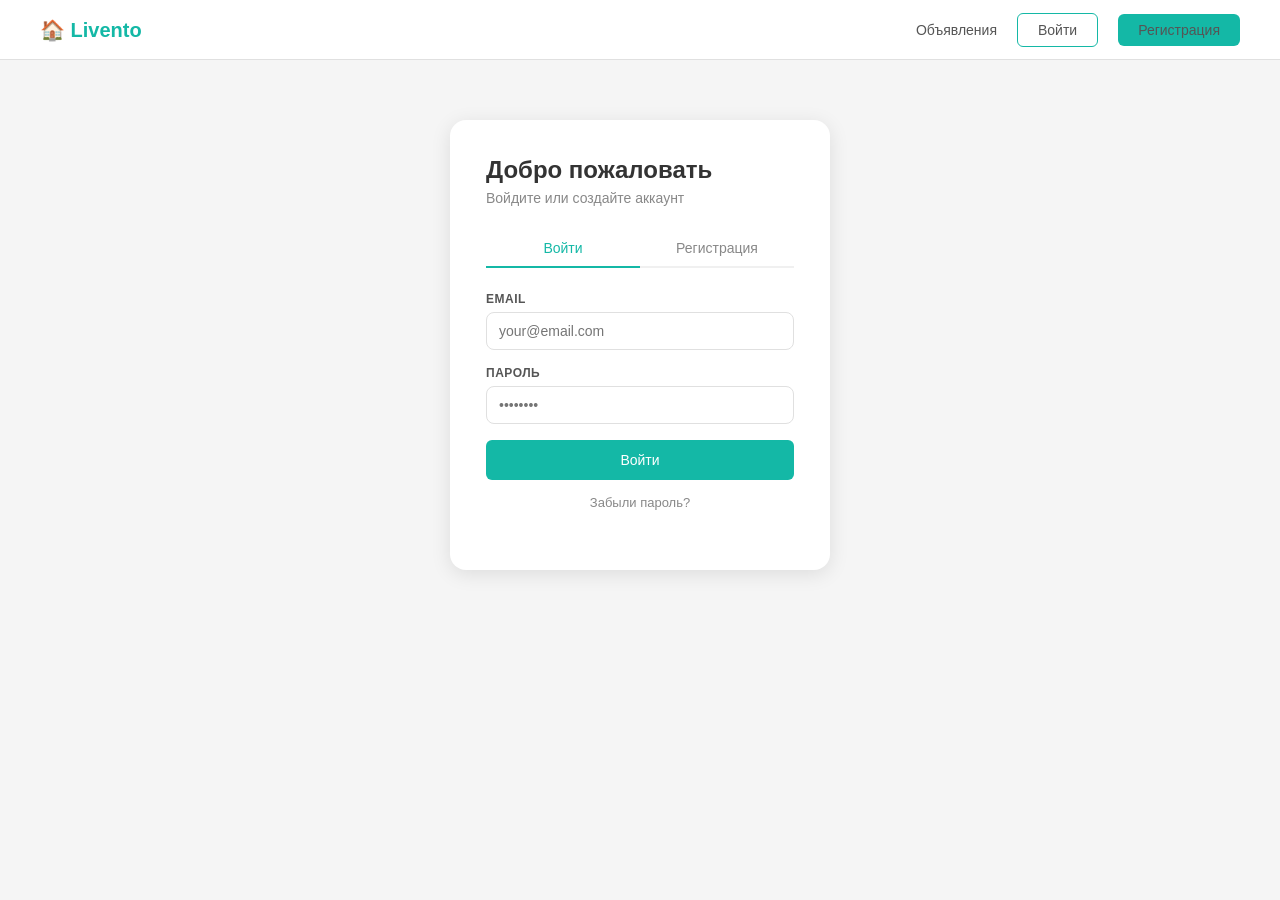
<file: templates/auth.html>
<!DOCTYPE html>
<html lang="ru">
<head>
    <meta charset="UTF-8">
    <meta name="viewport" content="width=device-width, initial-scale=1.0">
    <title>Вход - Livento</title>
    <link rel="stylesheet" href="/static/css/style.css">
</head>
<body>

<nav>
    <a href="/" class="nav-logo">🏠 Livento</a>
    <div class="nav-links" id="nav-links"></div>
</nav>

<div class="auth-container">
    <div class="auth-card">
        <h2>Добро пожаловать</h2>
        <p>Войдите или создайте аккаунт</p>

        <div class="auth-tabs">
            <div class="auth-tab active" id="tab-login" onclick="switchTab('login')">Войти</div>
            <div class="auth-tab" id="tab-register" onclick="switchTab('register')">Регистрация</div>
        </div>

        <!-- LOGIN FORM -->
        <div id="form-login">
            <div class="form-group">
                <label>Email</label>
                <input type="email" id="login-email" placeholder="your@email.com">
            </div>
            <div class="form-group">
                <label>Пароль</label>
                <input type="password" id="login-password" placeholder="••••••••">
            </div>
            <button class="btn btn-primary" style="width:100%; padding:12px" onclick="login()">
                Войти
            </button>
            <p style="text-align:center; margin-top:14px;">
                <a href="/reset-password/" style="color:#888; font-size:13px; text-decoration:none;">Забыли пароль?</a>
            </p>
        </div>

        <!-- REGISTER FORM -->
        <div id="form-register" style="display:none">
            <div class="form-group">
                <label>Email</label>
                <input type="email" id="reg-email" placeholder="your@email.com">
            </div>
            <div class="form-group">
                <label>Имя пользователя</label>
                <input type="text" id="reg-username" placeholder="username">
            </div>
            <div class="form-group">
                <label>Пароль</label>
                <input type="password" id="reg-password" placeholder="Минимум 8 символов">
            </div>
            <div class="form-group">
                <label>Телефон (необязательно)</label>
                <input type="tel" id="reg-phone" placeholder="+49 123 456789">
            </div>
            <div class="form-group">
                <label>Я хочу</label>
                <select id="reg-role">
                    <option value="tenant">Снимать жильё (арендатор)</option>
                    <option value="landlord">Сдавать жильё (арендодатель)</option>
                </select>
            </div>
            <button class="btn btn-primary" style="width:100%; padding:12px" onclick="register()">
                Создать аккаунт
            </button>
        </div>
    </div>
</div>

<div id="toast" class="toast"></div>

<script src="/static/js/main.js"></script>
<script>
    // если уже залогинен - на главную
    if (getUser()) location.href = '/';

    updateNav();

    // проверяем ?tab=register в URL
    const urlTab = new URLSearchParams(location.search).get('tab');
    if (urlTab === 'register') switchTab('register');

    function switchTab(tab) {
        document.getElementById('form-login').style.display = tab === 'login' ? 'block' : 'none';
        document.getElementById('form-register').style.display = tab === 'register' ? 'block' : 'none';
        document.getElementById('tab-login').classList.toggle('active', tab === 'login');
        document.getElementById('tab-register').classList.toggle('active', tab === 'register');
    }

    async function login() {
        const email = document.getElementById('login-email').value.trim();
        const password = document.getElementById('login-password').value;

        if (!email || !password) { toast('Заполните все поля', 'error'); return; }

        try {
            const user = await request(`${API}/auth/login/`, 'POST', { email, password });
            localStorage.setItem('user', JSON.stringify(user));
            toast('Вы вошли!', 'success');
            setTimeout(() => location.href = '/', 800);
        } catch(e) {
            const msg = e.non_field_errors?.[0] || e.detail || 'Неверный email или пароль';
            toast(msg, 'error');
        }
    }

    async function register() {
        const email = document.getElementById('reg-email').value.trim();
        const username = document.getElementById('reg-username').value.trim();
        const password = document.getElementById('reg-password').value;
        const phone = document.getElementById('reg-phone').value.trim();
        const role = document.getElementById('reg-role').value;

        if (!email || !username || !password) { toast('Заполните обязательные поля', 'error'); return; }

        try {
            const user = await request(`${API}/auth/register/`, 'POST', {
                email, username, password, phone, role
            });
            localStorage.setItem('user', JSON.stringify(user));
            toast('Аккаунт создан!', 'success');
            setTimeout(() => location.href = '/', 800);
        } catch(e) {
            const msg = e.email?.[0] || e.username?.[0] || e.password?.[0] || e.detail || 'Ошибка регистрации';
            toast(msg, 'error');
        }
    }

    // Enter для отправки форм
    document.addEventListener('keydown', (e) => {
        if (e.key === 'Enter') {
            const isLogin = document.getElementById('form-login').style.display !== 'none';
            isLogin ? login() : register();
        }
    });
</script>
</body>
</html>
</file>
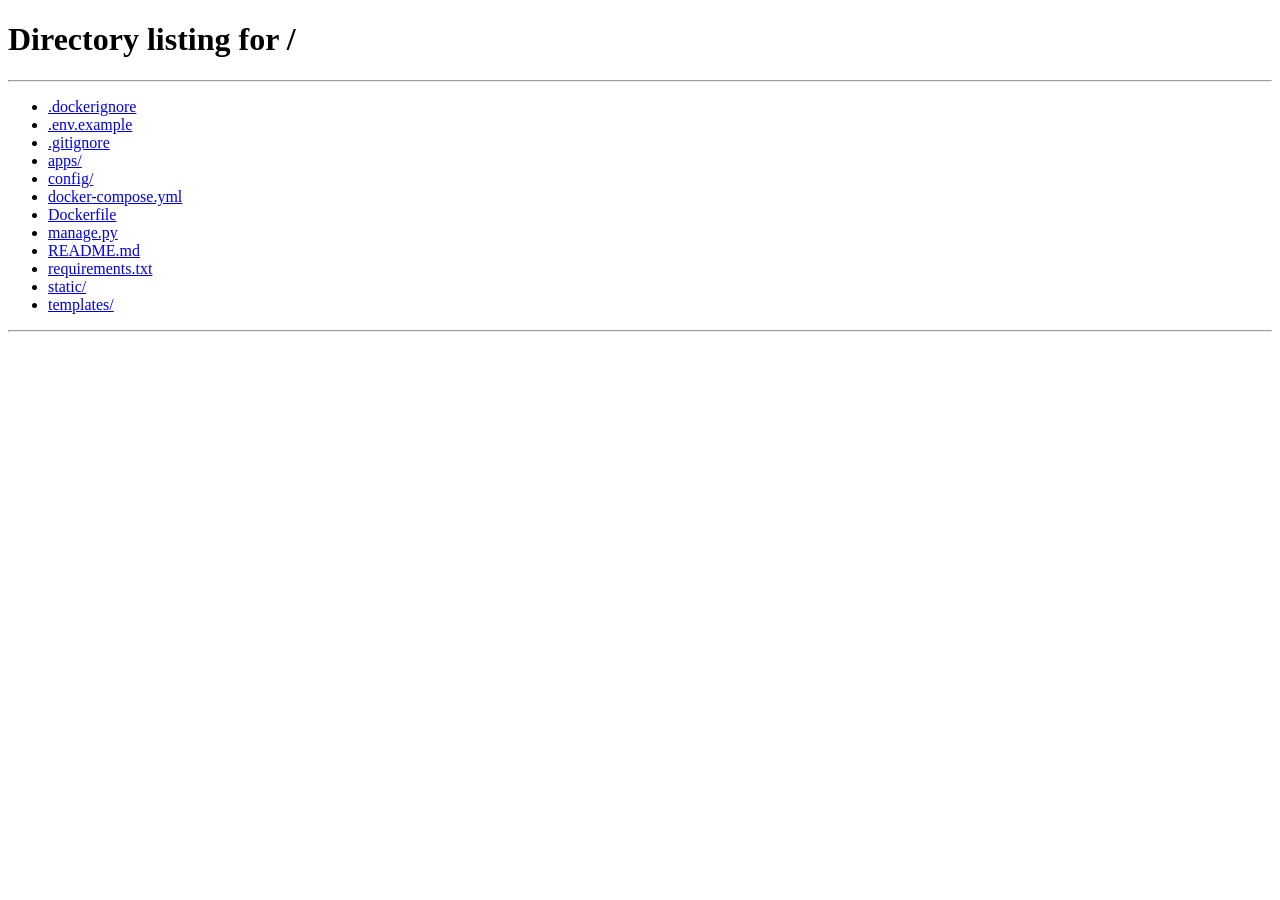
<file: templates/listing.html>
<!DOCTYPE html>
<html lang="ru">
<head>
    <meta charset="UTF-8">
    <meta name="viewport" content="width=device-width, initial-scale=1.0">
    <title>Объявление - Livento</title>
    <link rel="stylesheet" href="/static/css/style.css">
</head>
<body>

<nav>
    <a href="/" class="nav-logo">🏠 Livento</a>
    <div class="nav-links" id="nav-links"></div>
</nav>

<div class="container">
    <a href="/" class="back-link">← Назад к списку</a>
    <div id="content"><div class="loading">Загружаем...</div></div>
</div>

<div id="toast" class="toast"></div>

<script src="/static/js/main.js"></script>
<script>
    updateNav();

    const params = new URLSearchParams(location.search);
    const listingId = params.get('id');

    if (!listingId) location.href = '/';

    async function loadListing() {
        try {
            const l = await request(`${API}/listings/${listingId}/`);
            document.title = `${l.title} - Livento`;

            let avgRating = '';
            try {
                const reviewsData = await request(`${API}/reviews/${listingId}/reviews/`);
                const reviews = reviewsData.results || reviewsData;
                if (reviews.length) {
                    const avg = reviews.reduce((s, r) => s + r.rating, 0) / reviews.length;
                    avgRating = `★ ${avg.toFixed(1)} (${reviews.length} отзывов)`;
                }
            } catch(e) {}

            document.getElementById('content').innerHTML = `
                <div class="detail-grid">
                    <div>
                        <div class="detail-img">${listingImageHtml(l)}</div>
                        <div class="detail-title">${l.title}</div>
                        <div class="detail-location">
                            📍 ${l.city}${l.district ? ', ' + l.district : ''}
                            ${l.address ? ' · ' + l.address : ''}
                            ${avgRating ? ' · ' + avgRating : ''}
                        </div>

                        <div class="detail-stats">
                            <div class="stat">
                                <div class="stat-value">${l.rooms}</div>
                                <div class="stat-label">комнат</div>
                            </div>
                            <div class="stat">
                                <div class="stat-value">€${l.price_per_night}</div>
                                <div class="stat-label">за ночь</div>
                            </div>
                            <div class="stat">
                                <div class="stat-value">${l.views_count || 0}</div>
                                <div class="stat-label">просмотров</div>
                            </div>
                        </div>

                        <p class="detail-description">${l.description}</p>

                        <div style="display:flex; gap:8px; margin-bottom:24px; flex-wrap:wrap;">
                            <span class="badge badge-type">${l.property_type}</span>
                            <span class="badge">👤 ${l.owner?.username || 'Арендодатель'}</span>
                            ${bookedBadgeHtml(l)}
                        </div>

                        <div class="reviews-section" id="reviews-section">
                            <h3 style="font-size:18px; margin-bottom:16px;">Отзывы</h3>
                            <div id="review-form-container"></div>
                            <div id="reviews-list"><div class="loading">Загружаем отзывы...</div></div>
                        </div>
                    </div>

                    <div>
                        <div class="booking-card">
                            <h3>Забронировать</h3>
                            <div class="price">€${l.price_per_night} <span>/ ночь</span></div>

                            <div class="form-group">
                                <label>Дата заезда</label>
                                <input type="date" id="date-from" onchange="calcTotal()">
                            </div>
                            <div class="form-group">
                                <label>Дата выезда</label>
                                <input type="date" id="date-to" onchange="calcTotal()">
                            </div>

                            <div class="total-price" id="total-block" style="display:none">
                                <span id="nights-label">0 ночей</span>
                                <strong id="total-label">€0</strong>
                            </div>

                            <button class="btn btn-primary" style="width:100%" onclick="book()">
                                Забронировать
                            </button>

                            <p style="text-align:center; font-size:12px; color:#aaa; margin-top:12px;">
                                Оплата при заезде
                            </p>
                        </div>
                    </div>
                </div>
            `;

            loadReviews(l);
            loadReviewForm();
            setMinDates();
            window._listing = l;

        } catch(e) {
            document.getElementById('content').innerHTML = '<div class="empty"><div class="empty-icon">⚠️</div><p>Объявление не найдено</p></div>';
        }
    }

    async function loadReviews(listing) {
        const user = getUser();
        const isOwner = user && listing.owner && user.email === listing.owner.email;

        try {
            const data = await request(`${API}/reviews/${listingId}/reviews/`);
            const reviews = data.results || data;
            const list = document.getElementById('reviews-list');

            if (!reviews.length) {
                list.innerHTML = '<p style="color:#888; font-size:14px;">Отзывов пока нет</p>';
                return;
            }

            list.innerHTML = reviews.map(r => `
                <div class="review-card">
                    <div class="review-header">
                        <span class="review-author">${r.author_email?.split('@')[0] || 'Пользователь'}</span>
                        <span class="stars">${stars(r.rating)}</span>
                    </div>
                    ${r.comment ? `<p class="review-text">${r.comment}</p>` : ''}

                    ${r.landlord_reply ? `
                        <div style="background:#f0f9f8; border-left:3px solid #14b8a6; border-radius:6px; padding:10px 12px; margin-top:10px;">
                            <div style="font-size:12px; font-weight:600; color:#0d9488; margin-bottom:4px;">Ответ арендодателя</div>
                            <div style="font-size:13px; color:#444;">${r.landlord_reply}</div>
                        </div>
                    ` : (isOwner ? `
                        <div style="margin-top:10px;">
                            <button class="btn btn-secondary" style="font-size:12px; padding:4px 10px;" onclick="showReplyForm(${r.id})">
                                Ответить на отзыв
                            </button>
                            <div id="reply-form-${r.id}" style="display:none; margin-top:8px;">
                                <input type="text" id="reply-input-${r.id}" placeholder="Ваш ответ..." style="width:100%; border:1px solid #e0e0e0; border-radius:6px; padding:8px 10px; font-size:13px; margin-bottom:6px;">
                                <button class="btn btn-primary" style="font-size:12px; padding:4px 10px;" onclick="submitReply(${r.id})">Отправить</button>
                            </div>
                        </div>
                    ` : '')}
                </div>
            `).join('');
        } catch(e) {}
    }

    function showReplyForm(reviewId) {
        const form = document.getElementById(`reply-form-${reviewId}`);
        if (form) form.style.display = 'block';
    }

    async function submitReply(reviewId) {
        const input = document.getElementById(`reply-input-${reviewId}`);
        const reply = input.value.trim();
        if (!reply) { toast('Введите текст ответа', 'error'); return; }

        try {
            await request(`${API}/reviews/${listingId}/reviews/${reviewId}/reply/`, 'POST', { reply });
            toast('Ответ добавлен', 'success');
            const l = window._listing;
            loadReviews(l);
        } catch(e) {
            toast(extractErrorMessage(e, 'Не удалось отправить ответ'), 'error');
        }
    }

    // раньше отзыв требовал чтобы дата выезда УЖЕ ПРОШЛА, но через интерфейс нельзя
    // выбрать прошедшую дату при бронировании - отзыв было физически невозможно оставить.
    // теперь достаточно чтобы бронирование было подтверждено
    async function loadReviewForm() {
        const user = getUser();
        const container = document.getElementById('review-form-container');
        if (!user || user.role !== 'tenant') return;

        try {
            const data = await request(`${API}/bookings/`);
            const bookings = data.results || data;

            const eligible = bookings.find(b =>
                String(b.listing) === String(listingId) &&
                b.status === 'confirmed' &&
                !b.has_review
            );

            if (!eligible) return;

            container.innerHTML = `
                <div style="background:#f9f9f9; border-radius:10px; padding:16px; margin-bottom:16px;">
                    <div style="font-weight:600; margin-bottom:10px; font-size:14px;">Оставить отзыв</div>
                    <div class="form-group">
                        <label>Оценка</label>
                        <select id="review-rating">
                            <option value="5">★★★★★ Отлично</option>
                            <option value="4">★★★★☆ Хорошо</option>
                            <option value="3">★★★☆☆ Нормально</option>
                            <option value="2">★★☆☆☆ Плохо</option>
                            <option value="1">★☆☆☆☆ Ужасно</option>
                        </select>
                    </div>
                    <div class="form-group">
                        <label>Комментарий (необязательно)</label>
                        <input type="text" id="review-comment" placeholder="Поделитесь впечатлениями">
                    </div>
                    <button class="btn btn-primary" onclick="submitReview(${eligible.id})">Отправить отзыв</button>
                </div>
            `;
        } catch(e) {}
    }

    async function submitReview(bookingId) {
        const rating = document.getElementById('review-rating').value;
        const comment = document.getElementById('review-comment').value.trim();

        try {
            await request(`${API}/reviews/${listingId}/reviews/`, 'POST', {
                booking: bookingId,
                rating: Number(rating),
                comment,
            });
            toast('Отзыв добавлен, спасибо!', 'success');
            document.getElementById('review-form-container').innerHTML = '';
            loadReviews(window._listing);
        } catch(e) {
            toast(extractErrorMessage(e, 'Не удалось отправить отзыв'), 'error');
        }
    }

    function setMinDates() {
        const today = new Date().toISOString().split('T')[0];
        const df = document.getElementById('date-from');
        const dt = document.getElementById('date-to');
        if (df) df.min = today;
        if (dt) dt.min = today;
    }

    function calcTotal() {
        const df = document.getElementById('date-from')?.value;
        const dt = document.getElementById('date-to')?.value;
        const block = document.getElementById('total-block');

        if (!df || !dt || !window._listing) { block.style.display = 'none'; return; }

        const days = Math.round((new Date(dt) - new Date(df)) / 86400000);
        if (days <= 0) { block.style.display = 'none'; return; }

        const total = days * parseFloat(window._listing.price_per_night);
        block.style.display = 'flex';
        document.getElementById('nights-label').textContent = `${days} ночей`;
        document.getElementById('total-label').textContent = `€${total.toFixed(2)}`;
    }

    async function book() {
        const user = getUser();
        if (!user) {
            toast('Войдите чтобы забронировать', 'error');
            setTimeout(() => location.href = '/auth/', 1500);
            return;
        }

        if (user.role !== 'tenant') {
            toast('Только арендаторы могут бронировать', 'error');
            return;
        }

        const dateFrom = document.getElementById('date-from')?.value;
        const dateTo = document.getElementById('date-to')?.value;

        if (!dateFrom || !dateTo) {
            toast('Выберите даты', 'error');
            return;
        }

        // пункт 3: проверяем занятость дат ДО отправки - сразу понятное сообщение,
        // а не общая ошибка после клика
        const available = await checkDatesAvailable(listingId, dateFrom, dateTo);
        if (!available) {
            toast('Эти даты уже забронированы - выберите другие', 'error');
            return;
        }

        try {
            await request(`${API}/bookings/`, 'POST', {
                listing: listingId,
                date_from: dateFrom,
                date_to: dateTo,
            });
            toast('Бронирование создано! Ожидайте подтверждения.', 'success');
        } catch(e) {
            toast(extractErrorMessage(e, 'Ошибка при бронировании'), 'error');
        }
    }

    loadListing();
</script>
</body>
</html>
</file>
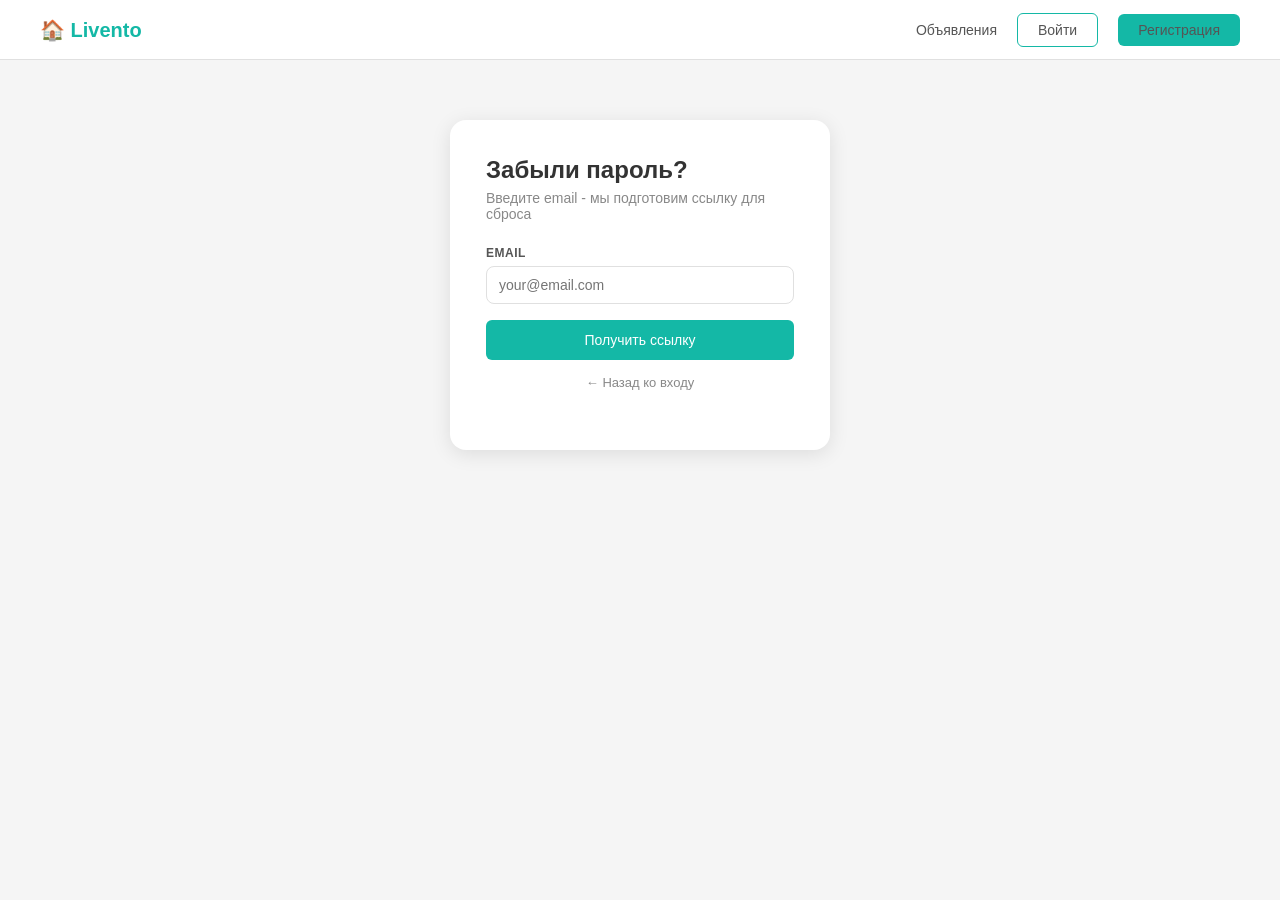
<file: templates/reset_password.html>
<!DOCTYPE html>
<html lang="ru">
<head>
    <meta charset="UTF-8">
    <meta name="viewport" content="width=device-width, initial-scale=1.0">
    <title>Сброс пароля - Livento</title>
    <link rel="stylesheet" href="/static/css/style.css">
</head>
<body>

<nav>
    <a href="/" class="nav-logo">🏠 Livento</a>
    <div class="nav-links" id="nav-links"></div>
</nav>

<div class="auth-container">
    <div class="auth-card">

        <!-- ШАГ 1: запрос сброса по email (показывается по умолчанию) -->
        <div id="step-request">
            <h2>Забыли пароль?</h2>
            <p>Введите email - мы подготовим ссылку для сброса</p>

            <div class="form-group">
                <label>Email</label>
                <input type="email" id="reset-email" placeholder="your@email.com">
            </div>
            <button class="btn btn-primary" style="width:100%; padding:12px" onclick="requestReset()">
                Получить ссылку
            </button>
            <p style="text-align:center; margin-top:14px;">
                <a href="/auth/" style="color:#888; font-size:13px; text-decoration:none;">← Назад ко входу</a>
            </p>
        </div>

        <!-- Показывается после успешного запроса - в реальном проекте это письмо на почте,
             здесь ссылка выводится прямо на странице, так как SMTP не настроен -->
        <div id="step-link-shown" style="display:none;">
            <h2>Проверьте почту</h2>
            <p>Если аккаунт с таким email существует, инструкция отправлена.</p>
            <div id="demo-link-block" style="background:#f0f9f8; border-left:3px solid #14b8a6; border-radius:8px; padding:14px; margin-top:16px; font-size:13px; display:none;">
                <div style="font-weight:600; color:#0d9488; margin-bottom:8px;">Demo-режим (email не настроен)</div>
                <p style="color:#555; margin-bottom:10px;">В реальном проекте эта ссылка пришла бы на почту. Сейчас можно перейти по ней прямо отсюда:</p>
                <a id="demo-link" class="btn btn-primary" style="display:inline-block; text-decoration:none;">Перейти к сбросу пароля</a>
            </div>
        </div>

        <!-- ШАГ 2: ввод нового пароля - показывается, если в URL есть ?uid=...&token=... -->
        <div id="step-confirm" style="display:none;">
            <h2>Новый пароль</h2>
            <p>Придумайте новый пароль для входа</p>

            <div class="form-group">
                <label>Новый пароль</label>
                <input type="password" id="new-password" placeholder="Минимум 8 символов">
            </div>
            <button class="btn btn-primary" style="width:100%; padding:12px" onclick="confirmReset()">
                Сохранить новый пароль
            </button>
        </div>

    </div>
</div>

<div id="toast" class="toast"></div>

<script src="/static/js/main.js"></script>
<script>
    updateNav();

    const params = new URLSearchParams(location.search);
    const uid = params.get('uid');
    const token = params.get('token');

    // если в ссылке уже есть uid и token - сразу показываем форму нового пароля (шаг 2),
    // это тот случай когда пользователь перешёл по ссылке из "письма"
    if (uid && token) {
        document.getElementById('step-request').style.display = 'none';
        document.getElementById('step-confirm').style.display = 'block';
    }

    async function requestReset() {
        const email = document.getElementById('reset-email').value.trim();
        if (!email) { toast('Введите email', 'error'); return; }

        try {
            const result = await request(`${API}/auth/password-reset/`, 'POST', { email });

            document.getElementById('step-request').style.display = 'none';
            document.getElementById('step-link-shown').style.display = 'block';

            // ВАЖНО: reset_uid/reset_token возвращаются в ответе API только потому что
            // в учебном проекте не настроена реальная отправка email. В реальном продакшене
            // этот блок не показывался бы вообще - ссылка ушла бы на почту пользователю
            if (result.reset_uid && result.reset_token) {
                const link = `/reset-password/?uid=${result.reset_uid}&token=${result.reset_token}`;
                const linkEl = document.getElementById('demo-link');
                linkEl.href = link;
                document.getElementById('demo-link-block').style.display = 'block';
            }
        } catch(e) {
            toast(extractErrorMessage(e, 'Ошибка запроса'), 'error');
        }
    }

    async function confirmReset() {
        const newPassword = document.getElementById('new-password').value;
        if (!newPassword) { toast('Введите новый пароль', 'error'); return; }

        try {
            await request(`${API}/auth/password-reset/confirm/`, 'POST', {
                uid, token, new_password: newPassword,
            });
            toast('Пароль успешно изменён! Теперь войдите с новым паролем.', 'success');
            setTimeout(() => location.href = '/auth/', 1500);
        } catch(e) {
            toast(extractErrorMessage(e, 'Ссылка недействительна или пароль слишком простой'), 'error');
        }
    }

    document.addEventListener('keydown', (e) => {
        if (e.key !== 'Enter') return;
        const confirmVisible = document.getElementById('step-confirm').style.display !== 'none';
        confirmVisible ? confirmReset() : requestReset();
    });
</script>
</body>
</html>
</file>
<file: static/css/style.css>
* {
    margin: 0;
    padding: 0;
    box-sizing: border-box;
}

body {
    font-family: 'Segoe UI', sans-serif;
    background: #f5f5f5;
    color: #333;
}

/* NAV */
nav {
    background: #fff;
    border-bottom: 1px solid #e0e0e0;
    padding: 0 40px;
    display: flex;
    align-items: center;
    justify-content: space-between;
    height: 60px;
    position: sticky;
    top: 0;
    z-index: 100;
}

.nav-logo {
    font-size: 20px;
    font-weight: 700;
    color: #14b8a6;
    text-decoration: none;
}

.nav-links {
    display: flex;
    gap: 20px;
    align-items: center;
}

.nav-links a {
    text-decoration: none;
    color: #555;
    font-size: 14px;
    transition: color 0.2s;
}

.nav-links a:hover { color: #14b8a6; }

.btn {
    padding: 8px 20px;
    border-radius: 6px;
    border: none;
    cursor: pointer;
    font-size: 14px;
    font-weight: 500;
    transition: all 0.2s;
}

.btn-primary {
    background: #14b8a6;
    color: #fff;
}

.btn-primary:hover { background: #0d9488; }

.btn-outline {
    background: transparent;
    border: 1px solid #14b8a6;
    color: #14b8a6;
}

.btn-outline:hover {
    background: #14b8a6;
    color: #fff;
}

.btn-secondary {
    background: #f0f0f0;
    color: #333;
}

.btn-secondary:hover { background: #e0e0e0; }

/* HERO */
.hero {
    background: linear-gradient(135deg, #14b8a6 0%, #0d9488 100%);
    color: #fff;
    padding: 60px 40px;
    text-align: center;
}

.hero h1 {
    font-size: 36px;
    margin-bottom: 12px;
}

.hero p {
    font-size: 16px;
    opacity: 0.9;
    margin-bottom: 30px;
}

/* SEARCH BAR */
.search-bar {
    background: #fff;
    border-radius: 10px;
    padding: 16px 20px;
    display: flex;
    gap: 12px;
    max-width: 800px;
    margin: 0 auto;
    box-shadow: 0 4px 20px rgba(0,0,0,0.15);
}

.search-bar input, .search-bar select {
    flex: 1;
    border: 1px solid #e0e0e0;
    border-radius: 6px;
    padding: 8px 12px;
    font-size: 14px;
    outline: none;
}

.search-bar input:focus, .search-bar select:focus {
    border-color: #14b8a6;
}

/* MAIN CONTENT */
.container {
    max-width: 1200px;
    margin: 0 auto;
    padding: 40px 20px;
}

.section-title {
    font-size: 22px;
    font-weight: 600;
    margin-bottom: 24px;
    color: #222;
}

/* FILTERS */
.filters {
    background: #fff;
    border-radius: 10px;
    padding: 20px;
    margin-bottom: 24px;
    display: flex;
    gap: 12px;
    flex-wrap: wrap;
    align-items: center;
    box-shadow: 0 1px 4px rgba(0,0,0,0.08);
}

.filters input, .filters select {
    border: 1px solid #e0e0e0;
    border-radius: 6px;
    padding: 8px 12px;
    font-size: 13px;
    outline: none;
}

.filters input:focus, .filters select:focus {
    border-color: #14b8a6;
}

/* LISTINGS GRID */
.listings-grid {
    display: grid;
    grid-template-columns: repeat(auto-fill, minmax(300px, 1fr));
    gap: 24px;
}

.listing-card {
    background: #fff;
    border-radius: 12px;
    overflow: hidden;
    box-shadow: 0 1px 4px rgba(0,0,0,0.08);
    transition: transform 0.2s, box-shadow 0.2s;
    cursor: pointer;
    text-decoration: none;
    color: inherit;
    display: block;
}

.listing-card:hover {
    transform: translateY(-4px);
    box-shadow: 0 8px 24px rgba(0,0,0,0.12);
}

.listing-card-img {
    width: 100%;
    height: 180px;
    background: linear-gradient(135deg, #14b8a622, #14b8a644);
    display: flex;
    align-items: center;
    justify-content: center;
    font-size: 48px;
}

.listing-card-body {
    padding: 16px;
}

.listing-card-title {
    font-size: 16px;
    font-weight: 600;
    margin-bottom: 6px;
    white-space: nowrap;
    overflow: hidden;
    text-overflow: ellipsis;
}

.listing-card-location {
    font-size: 13px;
    color: #888;
    margin-bottom: 10px;
}

.listing-card-location span { margin-right: 4px; }

.listing-card-footer {
    display: flex;
    justify-content: space-between;
    align-items: center;
}

.listing-card-price {
    font-size: 18px;
    font-weight: 700;
    color: #14b8a6;
}

.listing-card-price span {
    font-size: 12px;
    font-weight: 400;
    color: #888;
}

.badge {
    font-size: 11px;
    padding: 3px 8px;
    border-radius: 20px;
    background: #f0f0f0;
    color: #555;
}

.badge-type {
    background: #14b8a622;
    color: #14b8a6;
}

/* DETAIL PAGE */
.detail-grid {
    display: grid;
    grid-template-columns: 2fr 1fr;
    gap: 30px;
}

.detail-img {
    width: 100%;
    height: 300px;
    background: linear-gradient(135deg, #14b8a622, #14b8a655);
    border-radius: 12px;
    display: flex;
    align-items: center;
    justify-content: center;
    font-size: 80px;
    margin-bottom: 24px;
}

.detail-title {
    font-size: 26px;
    font-weight: 700;
    margin-bottom: 8px;
}

.detail-location {
    color: #888;
    font-size: 14px;
    margin-bottom: 16px;
}

.detail-description {
    font-size: 15px;
    line-height: 1.6;
    color: #444;
    margin-bottom: 24px;
}

.detail-stats {
    display: flex;
    gap: 24px;
    margin-bottom: 24px;
}

.stat {
    text-align: center;
}

.stat-value {
    font-size: 22px;
    font-weight: 700;
    color: #14b8a6;
}

.stat-label {
    font-size: 12px;
    color: #888;
}

/* BOOKING CARD */
.booking-card {
    background: #fff;
    border-radius: 12px;
    padding: 24px;
    box-shadow: 0 2px 12px rgba(0,0,0,0.1);
    position: sticky;
    top: 80px;
}

.booking-card h3 {
    font-size: 20px;
    margin-bottom: 4px;
}

.booking-card .price {
    font-size: 24px;
    font-weight: 700;
    color: #14b8a6;
    margin-bottom: 20px;
}

.booking-card .price span {
    font-size: 14px;
    font-weight: 400;
    color: #888;
}

.form-group {
    margin-bottom: 16px;
}

.form-group label {
    display: block;
    font-size: 12px;
    font-weight: 600;
    color: #555;
    margin-bottom: 6px;
    text-transform: uppercase;
    letter-spacing: 0.5px;
}

.form-group input, .form-group select {
    width: 100%;
    border: 1px solid #e0e0e0;
    border-radius: 8px;
    padding: 10px 12px;
    font-size: 14px;
    outline: none;
}

.form-group input:focus, .form-group select:focus {
    border-color: #14b8a6;
}

.total-price {
    background: #f9f9f9;
    border-radius: 8px;
    padding: 12px;
    margin-bottom: 16px;
    display: flex;
    justify-content: space-between;
    font-size: 14px;
}

.total-price strong { color: #14b8a6; }

/* AUTH */
.auth-container {
    max-width: 420px;
    margin: 60px auto;
    padding: 0 20px;
}

.auth-card {
    background: #fff;
    border-radius: 16px;
    padding: 36px;
    box-shadow: 0 4px 20px rgba(0,0,0,0.1);
}

.auth-card h2 {
    font-size: 24px;
    margin-bottom: 6px;
}

.auth-card p {
    color: #888;
    font-size: 14px;
    margin-bottom: 24px;
}

.auth-tabs {
    display: flex;
    gap: 0;
    margin-bottom: 24px;
    border-bottom: 2px solid #f0f0f0;
}

.auth-tab {
    flex: 1;
    text-align: center;
    padding: 10px;
    cursor: pointer;
    font-size: 14px;
    font-weight: 500;
    color: #888;
    border-bottom: 2px solid transparent;
    margin-bottom: -2px;
    transition: all 0.2s;
}

.auth-tab.active {
    color: #14b8a6;
    border-bottom-color: #14b8a6;
}

/* REVIEWS */
.reviews-section { margin-top: 40px; }

.review-card {
    background: #fff;
    border-radius: 10px;
    padding: 16px;
    margin-bottom: 12px;
    box-shadow: 0 1px 4px rgba(0,0,0,0.06);
}

.review-header {
    display: flex;
    justify-content: space-between;
    margin-bottom: 8px;
}

.review-author { font-weight: 600; font-size: 14px; }

.stars { color: #f39c12; font-size: 14px; }

.review-text { font-size: 14px; color: #555; line-height: 1.5; }

/* LOADING & EMPTY */
.loading {
    text-align: center;
    padding: 60px;
    color: #888;
}

.empty {
    text-align: center;
    padding: 60px;
    color: #888;
}

.empty-icon { font-size: 48px; margin-bottom: 12px; }

/* TOAST */
.toast {
    position: fixed;
    bottom: 24px;
    right: 24px;
    background: #333;
    color: #fff;
    padding: 12px 20px;
    border-radius: 8px;
    font-size: 14px;
    z-index: 9999;
    opacity: 0;
    transform: translateY(10px);
    transition: all 0.3s;
}

.toast.show {
    opacity: 1;
    transform: translateY(0);
}

.toast.success { background: #27ae60; }
.toast.error { background: #14b8a6; }

/* MODAL */
.modal-overlay {
    position: fixed;
    inset: 0;
    background: rgba(0,0,0,0.5);
    z-index: 1000;
    display: flex;
    align-items: center;
    justify-content: center;
    opacity: 0;
    pointer-events: none;
    transition: opacity 0.2s;
}

.modal-overlay.show {
    opacity: 1;
    pointer-events: all;
}

.modal {
    background: #fff;
    border-radius: 16px;
    padding: 32px;
    width: 100%;
    max-width: 480px;
    margin: 20px;
    transform: scale(0.95);
    transition: transform 0.2s;
}

.modal-overlay.show .modal { transform: scale(1); }

.modal h3 { font-size: 20px; margin-bottom: 20px; }

.modal-footer {
    display: flex;
    gap: 12px;
    justify-content: flex-end;
    margin-top: 20px;
}

/* BACK LINK */
.back-link {
    display: inline-flex;
    align-items: center;
    gap: 6px;
    color: #888;
    text-decoration: none;
    font-size: 14px;
    margin-bottom: 20px;
    transition: color 0.2s;
}

.back-link:hover { color: #14b8a6; }

/* USER MENU */
.user-menu {
    position: relative;
}

.user-avatar {
    width: 36px;
    height: 36px;
    border-radius: 50%;
    background: #14b8a6;
    color: #fff;
    display: flex;
    align-items: center;
    justify-content: center;
    font-weight: 700;
    font-size: 14px;
    cursor: pointer;
}

.user-dropdown {
    position: absolute;
    right: 0;
    top: 44px;
    background: #fff;
    border-radius: 10px;
    box-shadow: 0 4px 20px rgba(0,0,0,0.15);
    min-width: 180px;
    padding: 8px 0;
    display: none;
}

.user-dropdown.show { display: block; }

.user-dropdown a {
    display: block;
    padding: 10px 16px;
    font-size: 14px;
    color: #333;
    text-decoration: none;
    transition: background 0.15s;
}

.user-dropdown a:hover { background: #f5f5f5; }

.user-dropdown hr { border: none; border-top: 1px solid #f0f0f0; margin: 4px 0; }
</file>
